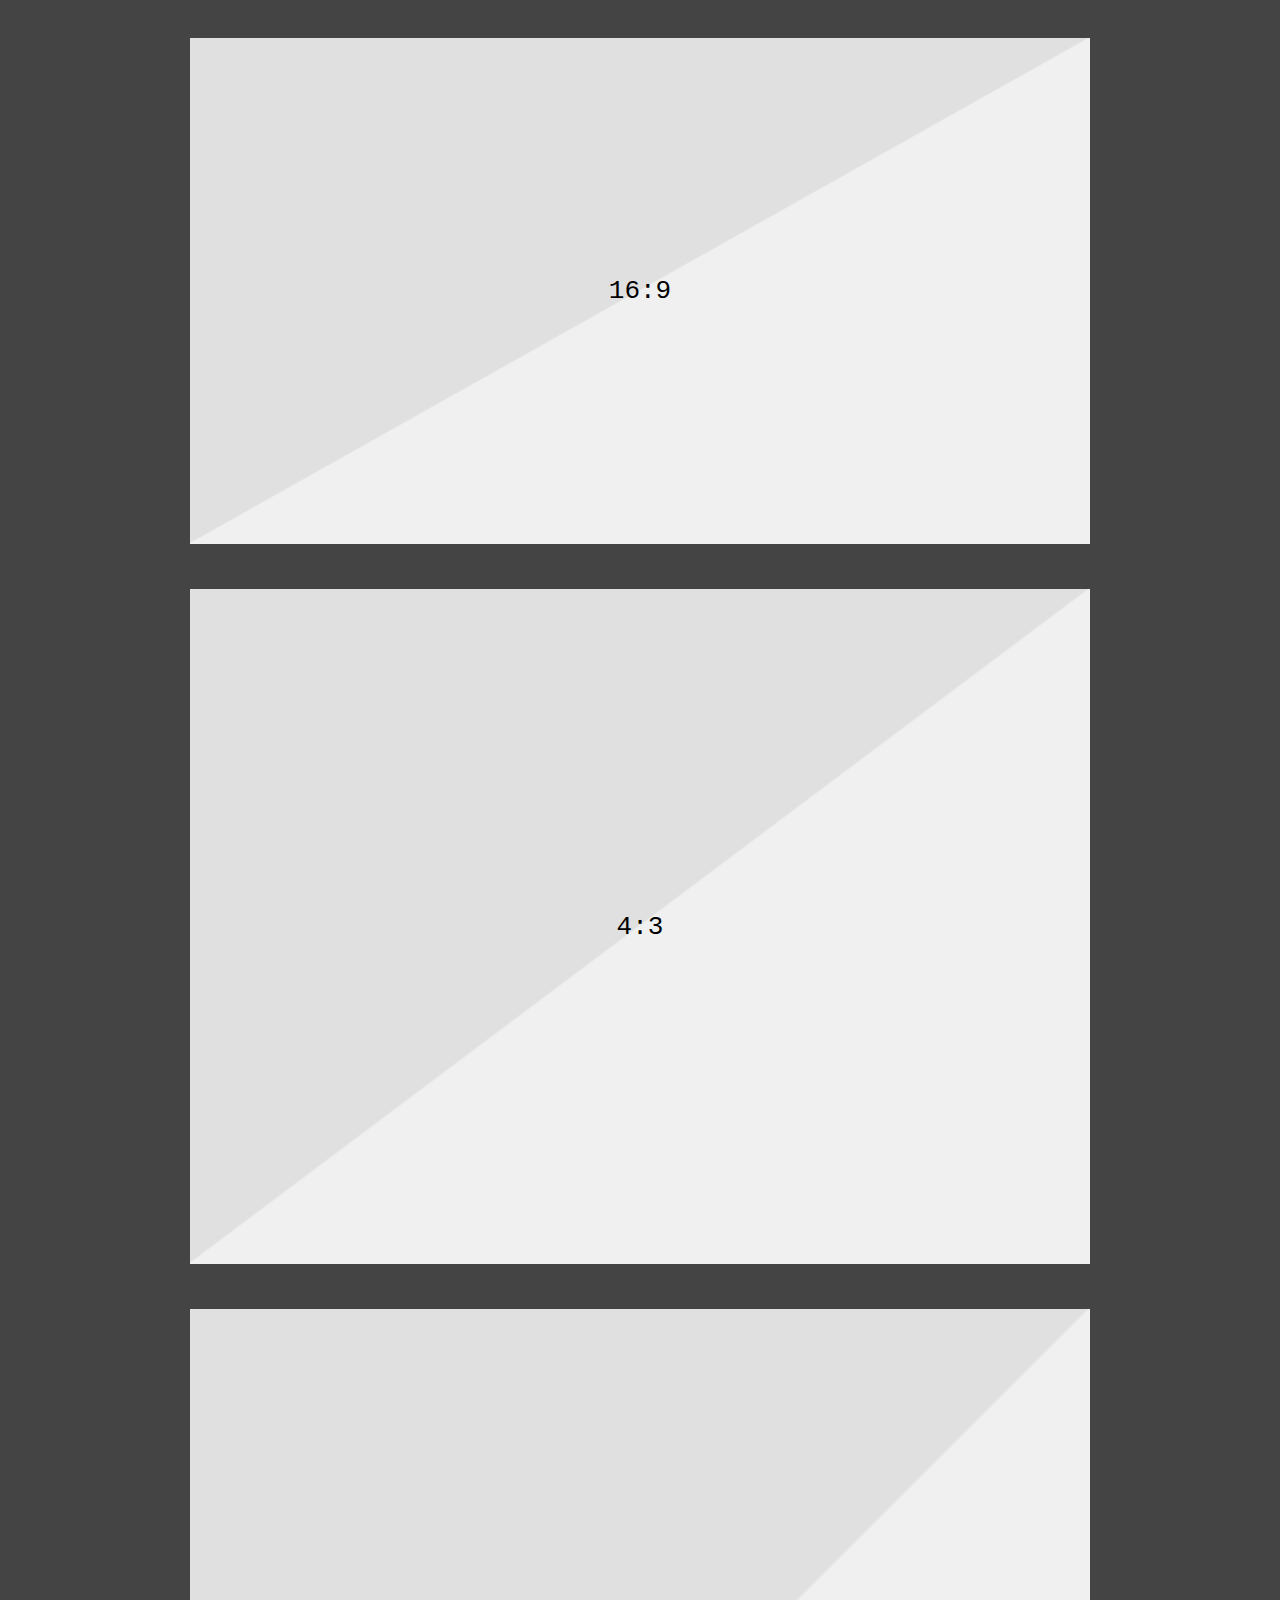
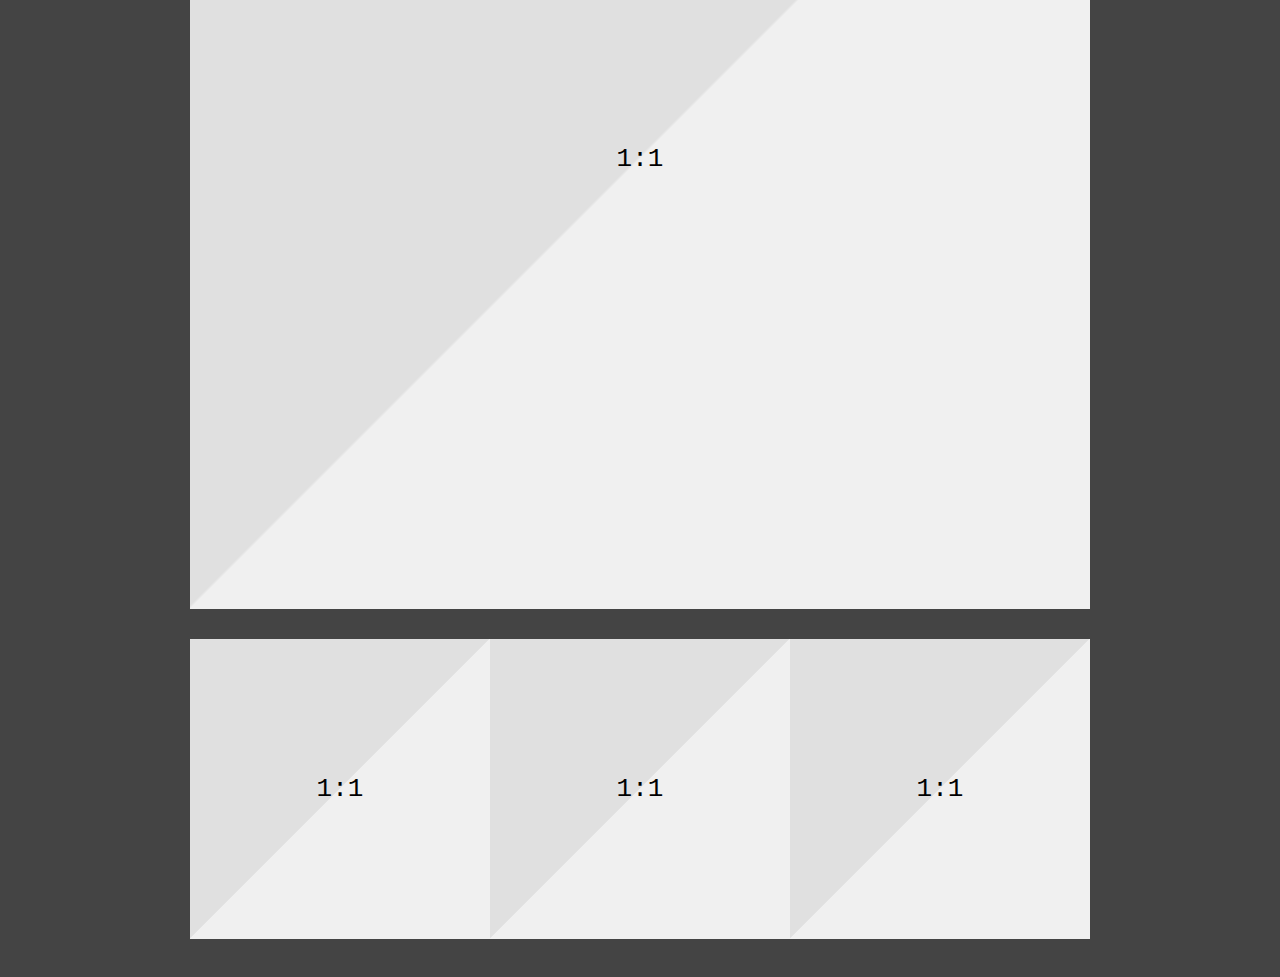
<file: Demo CSS3 mantener el escalado de elementos/index.html>
<!DOCTYPE html>
<html>
	<head>
		<link rel="stylesheet" href="main.css"/>
		<title>miguelandrescaballero.es</title>
	</head>
	<body>
		<div class="box">
		  <div class="aspect-16-9">16:9</div>
		</div>

		<div class="box">
		  <div class="aspect-4-3">4:3</div>
		</div>

		<div class="box">
		  <div class="aspect-1-1">1:1</div>
		</div>

		<div class="boxes-grid">
		  <div class="box">
			<div class="aspect-1-1">1:1</div>
			<div class="aspect-1-1">1:1</div>
			<div class="aspect-1-1">1:1</div>
		  </div>
		</div>
	</body>
</html>
</file>
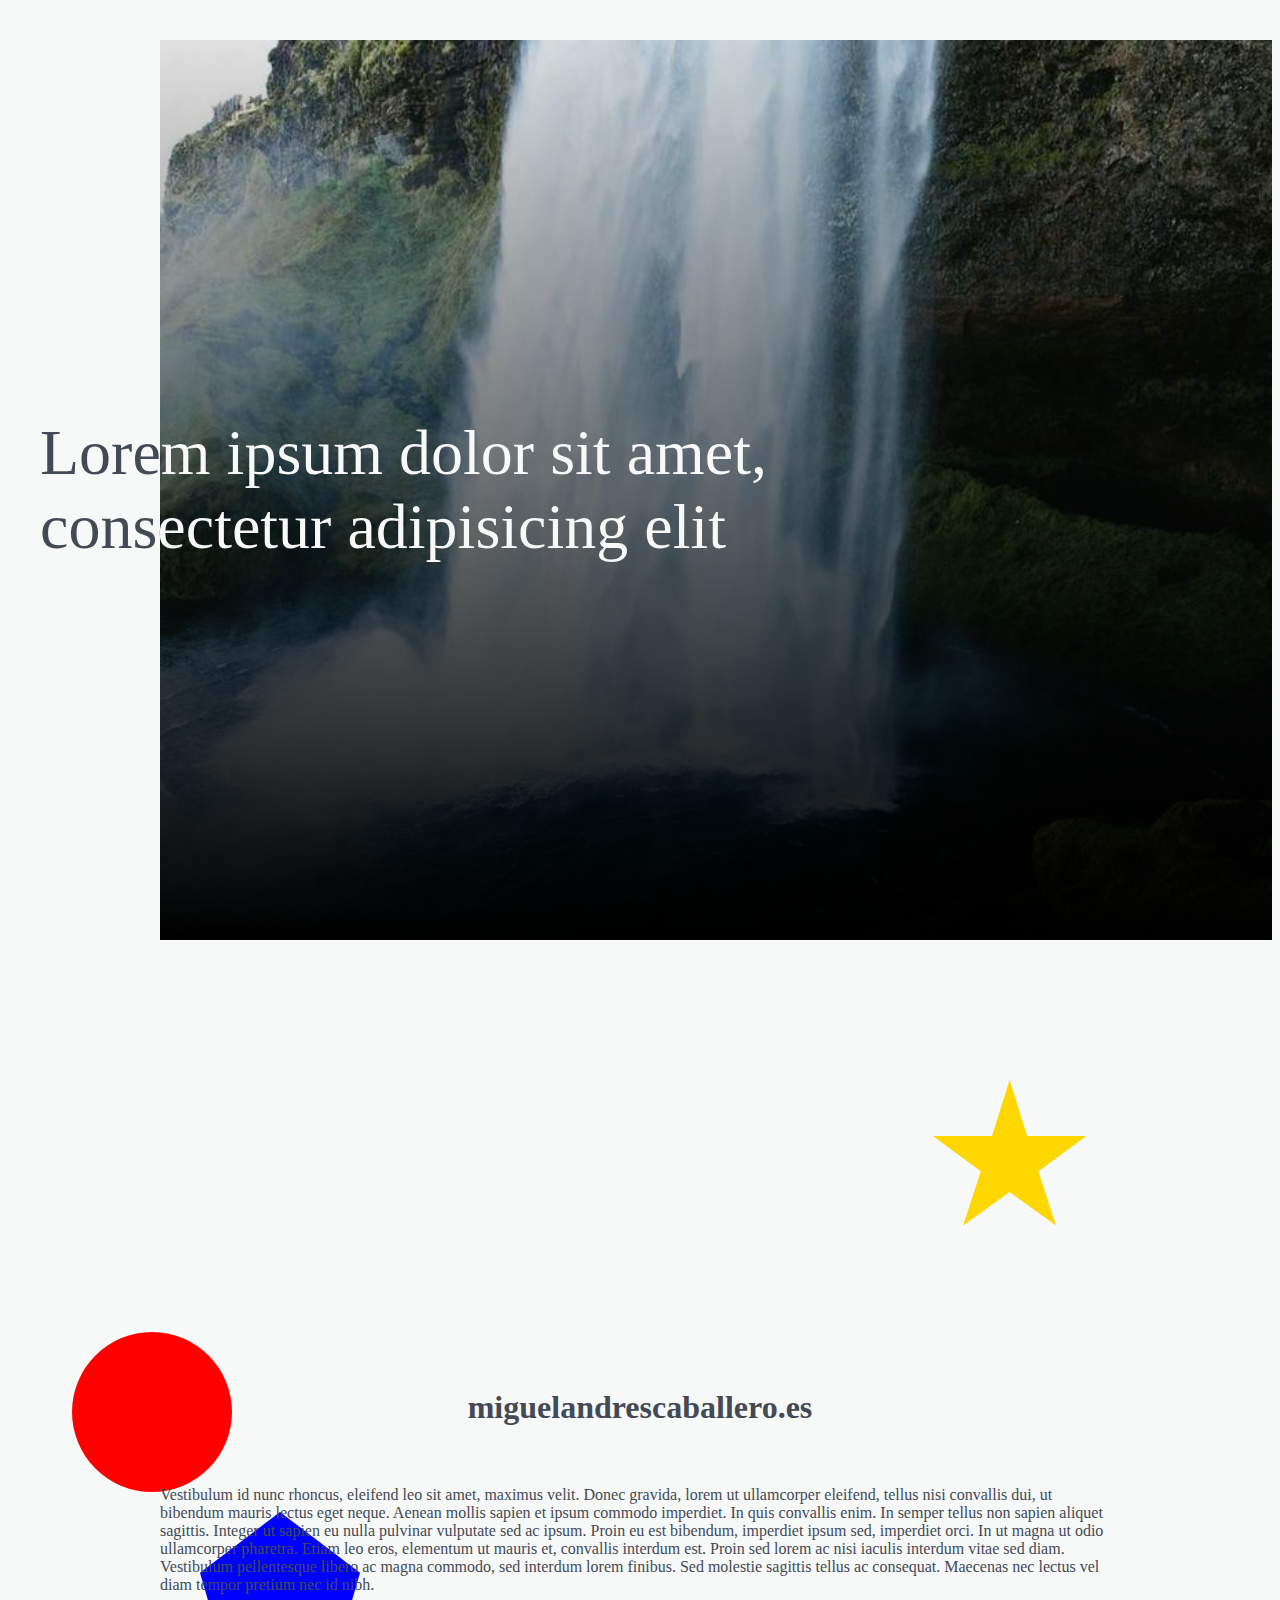
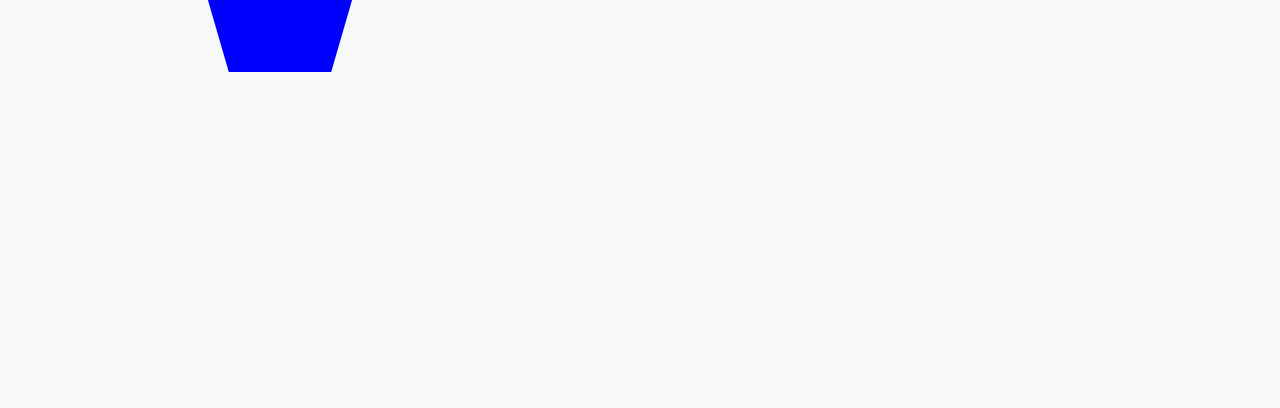
<file: Efecto Parallax/index.html>
<!DOCTYPE html>
<html>
	<head>
		<link rel="stylesheet" href="main.css"/>
		<script type="text/javascript" src="main.js"></script>
		<title>miguelandrescaballero.es</title>
	</head>
	<body>
		<header>
			<h1>Lorem ipsum dolor sit amet,<br />consectetur adipisicing elit</h1>
			<div class="image">
				<img class="visual" src="img/img.jpg" alt="" width="1200" height="800" decoding="async" fetchpriority="high" />
			</div>
		</header>
		<div class="decorations" aria-hidden="true">
			<div></div>
			<div></div>
			<div></div>
		</div>
		<section>
			<h2>miguelandrescaballero.es</h2>
			<p>Vestibulum id nunc rhoncus, eleifend leo sit amet, maximus velit. Donec gravida, lorem ut ullamcorper eleifend, tellus nisi convallis dui, ut bibendum mauris lectus eget neque. Aenean mollis sapien et ipsum commodo imperdiet. In quis convallis enim. In semper tellus non sapien aliquet sagittis. Integer ut sapien eu nulla pulvinar vulputate sed ac ipsum. Proin eu est bibendum, imperdiet ipsum sed, imperdiet orci. In ut magna ut odio ullamcorper pharetra. Etiam leo eros, elementum ut mauris et, convallis interdum est. Proin sed lorem ac nisi iaculis interdum vitae sed diam. Vestibulum pellentesque libero ac magna commodo, sed interdum lorem finibus. Sed molestie sagittis tellus ac consequat. Maecenas nec lectus vel diam tempor pretium nec id nibh.</p>
		</section>
	</body>
</html>
</file>
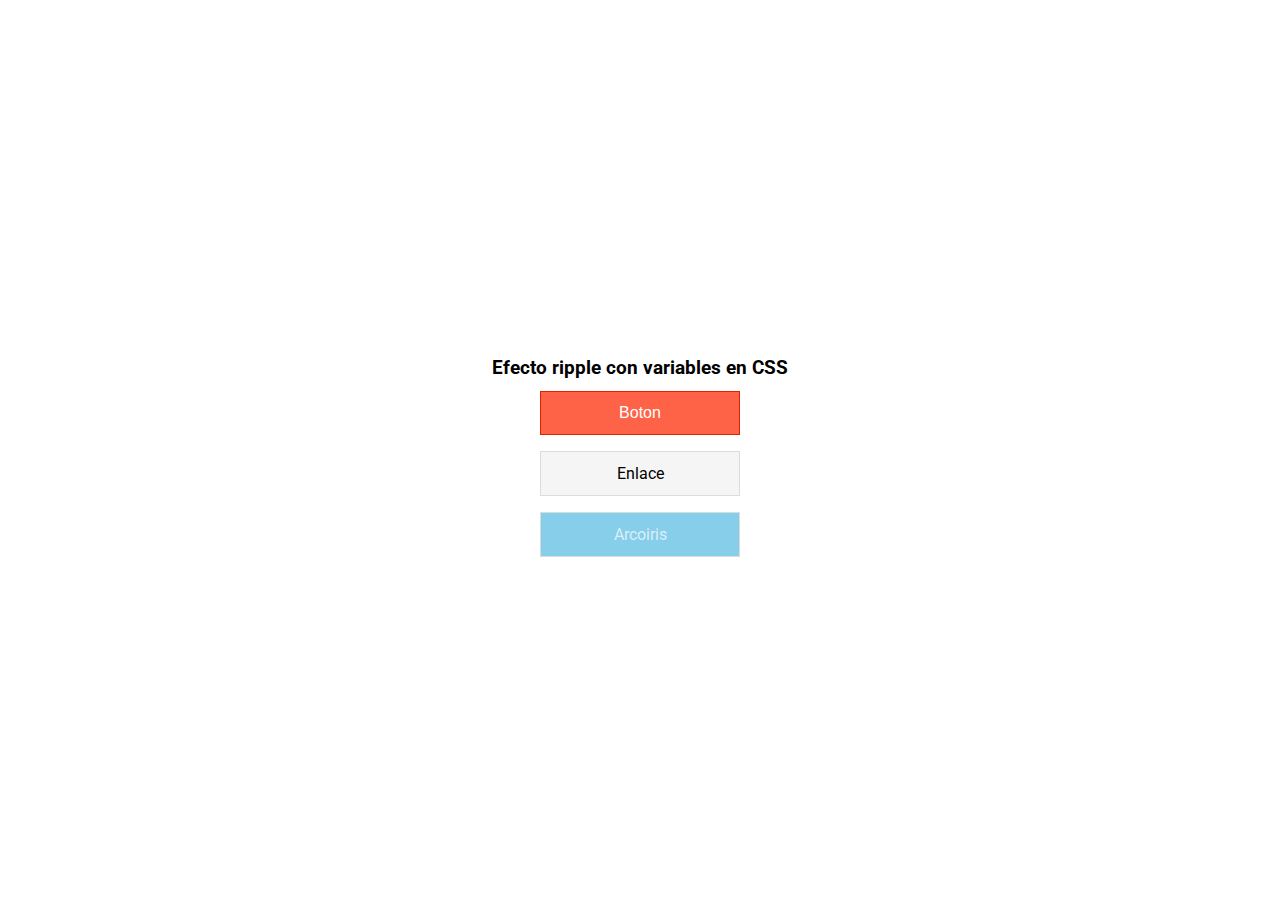
<file: Efecto ripple en CSS/index.html>
<!DOCTYPE html>
<html>
	<head>
		<link rel="stylesheet" href="main.css"/>
		<title>miguelandrescaballero.es</title>
		<meta charset="UTF-8">
		<meta name="viewport" content="width=device-width, initial-scale=1">
	</head>
	<body>
		<h1>Efecto ripple con variables en CSS</h1>
		<span>
		<button anim="ripple">Boton</button>
		<a href="#" anim="ripple">Enlace</a>
		<a class="rainbow" href="#" anim="ripple">Arcoiris</a>
	</body>
	<script type="text/javascript" src="main.js"></script>
</html>
</file>
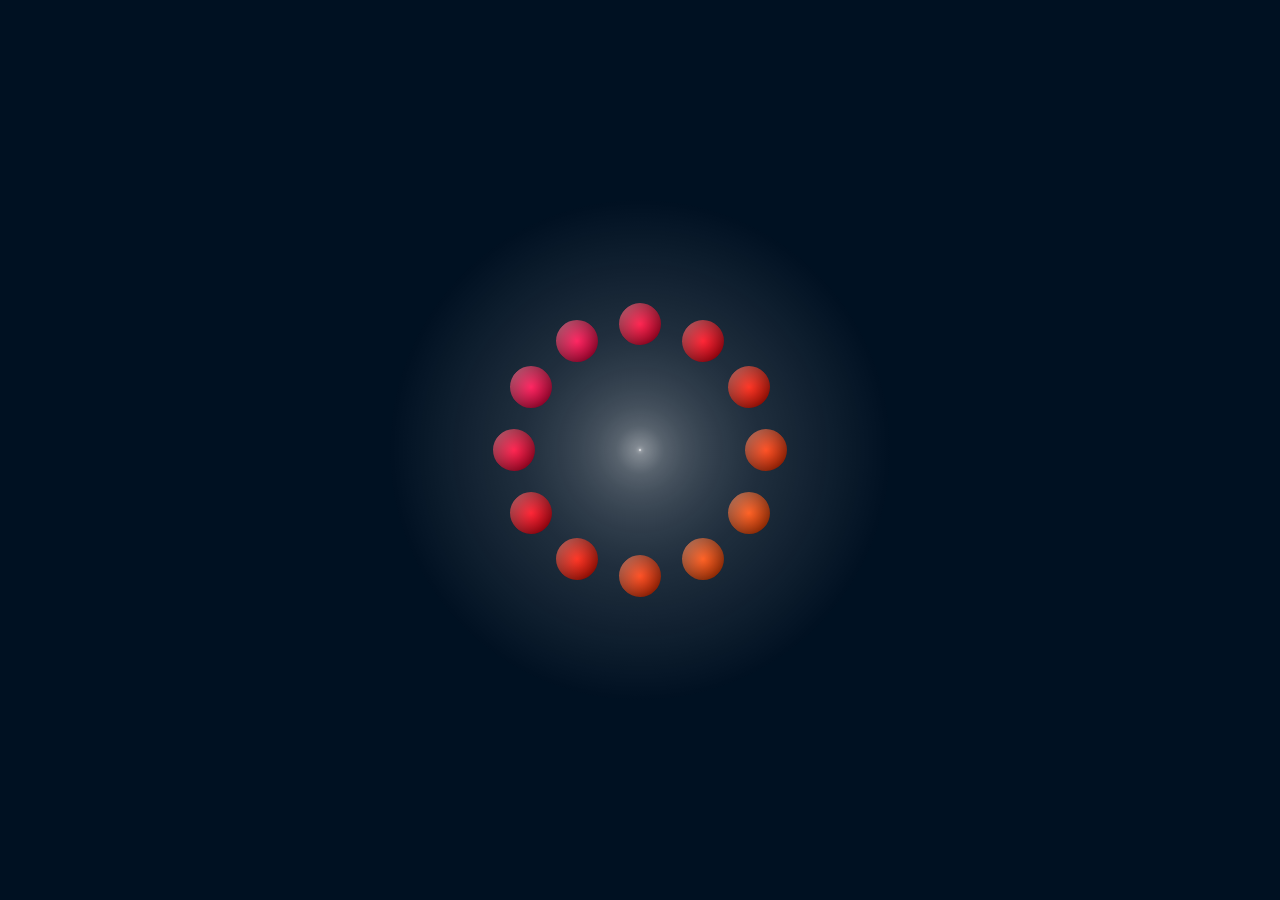
<file: Iluminación y sombras con CSS/index.html>
<!DOCTYPE html>
<html>
	<!-- 
		Fuente: https://codepen.io/amit_sheen/pen/gbbzbeR
		Otra versión: https://codepen.io/amit_sheen/pen/myypOOg
	-->
	<head>
		<link rel="stylesheet" href="main.css"/>
		<title>miguelandrescaballero.es</title>
		<meta charset="UTF-8">
		<meta name="viewport" content="width=device-width, initial-scale=1">
	</head>
	<body>

		<div class="baseLight"></div>
		<div class="shadows">
		  <div class="shadow" style="--i: 0"></div>
		  <div class="shadow" style="--i: 1"></div>
		  <div class="shadow" style="--i: 2"></div>
		  <div class="shadow" style="--i: 3"></div>
		  <div class="shadow" style="--i: 4"></div>
		  <div class="shadow" style="--i: 5"></div>
		  <div class="shadow" style="--i: 6"></div>
		  <div class="shadow" style="--i: 7"></div>
		  <div class="shadow" style="--i: 8"></div>
		  <div class="shadow" style="--i: 9"></div>
		  <div class="shadow" style="--i: 10"></div>
		  <div class="shadow" style="--i: 11"></div>
		</div>
		<div class="balls">
		  <div class="ball" style="--i: 0"></div>
		  <div class="ball" style="--i: 1"></div>
		  <div class="ball" style="--i: 2"></div>
		  <div class="ball" style="--i: 3"></div>
		  <div class="ball" style="--i: 4"></div>
		  <div class="ball" style="--i: 5"></div>
		  <div class="ball" style="--i: 6"></div>
		  <div class="ball" style="--i: 7"></div>
		  <div class="ball" style="--i: 8"></div>
		  <div class="ball" style="--i: 9"></div>
		  <div class="ball" style="--i: 10"></div>
		  <div class="ball" style="--i: 11"></div>
		</div>

	</body>
	<script type="text/javascript" src="main.js"></script>
</html>
</file>
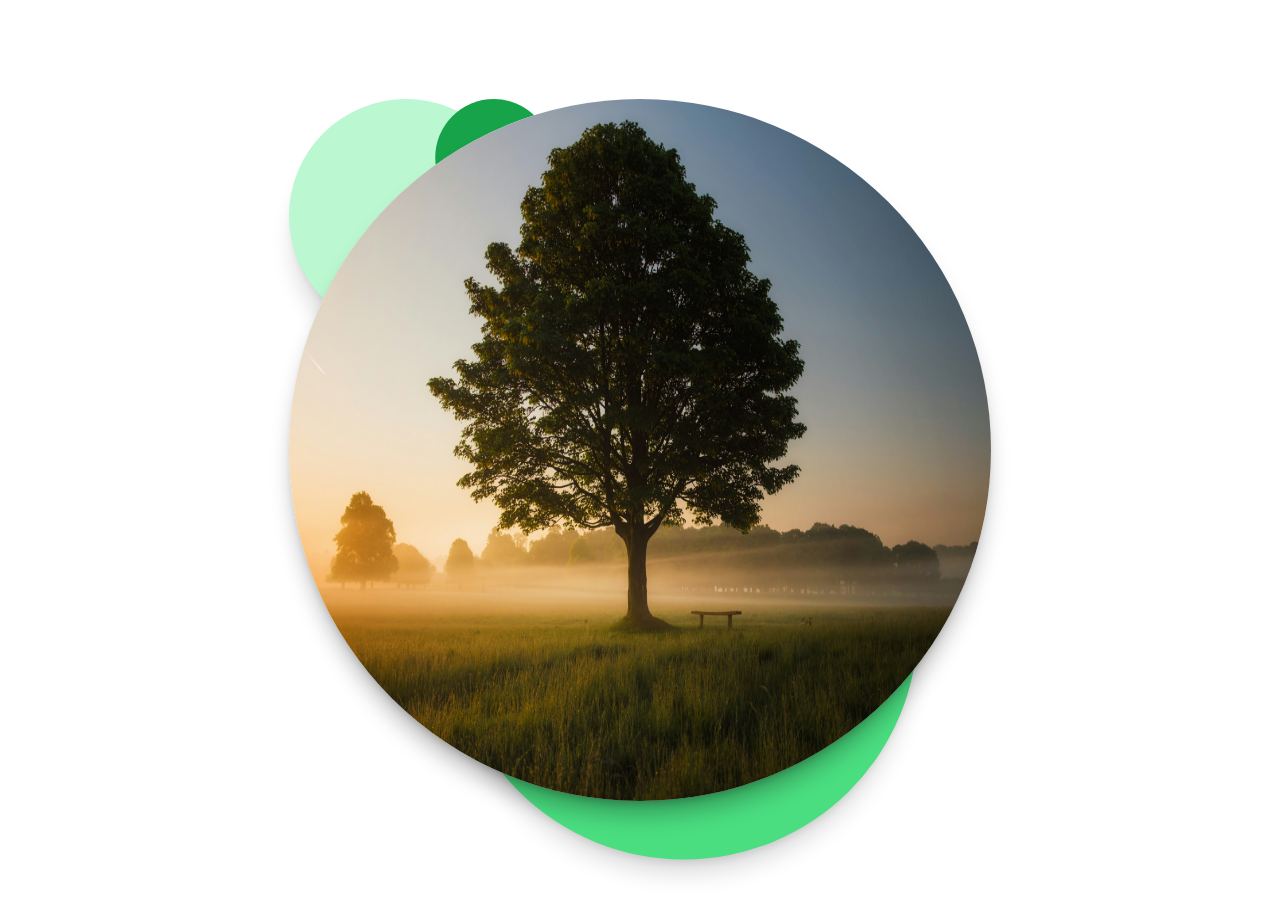
<file: Imagen con sombras y efectos/index.html>
<!DOCTYPE html>
<html>
	<head>
		<link rel="stylesheet" href="main.css"/>
		<title>miguelandrescaballero.es</title>
	</head>
	<body>
		<img src='img/img.jpg' alt='árbol rodeado de niebla de día'/>
	</body>
</html>
</file>
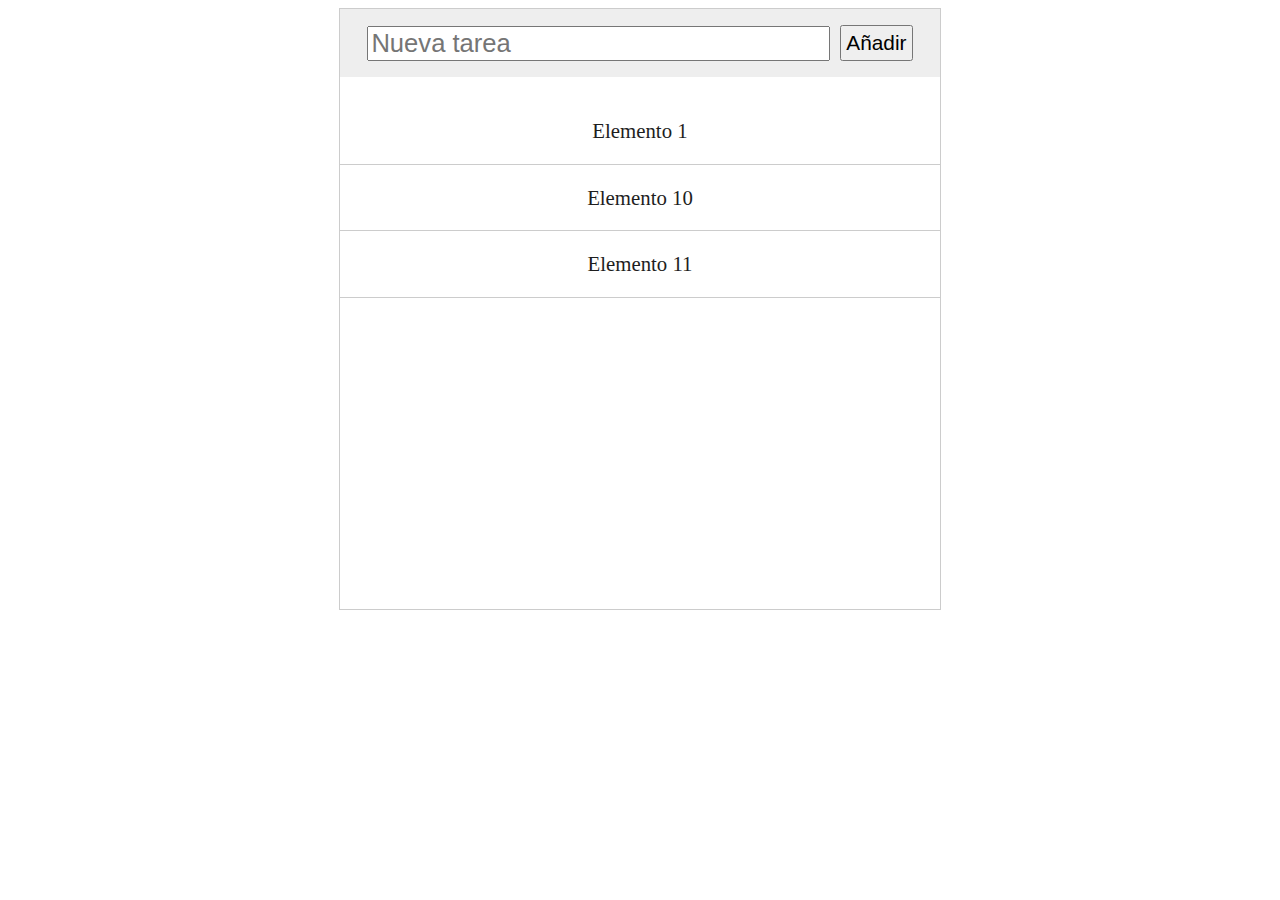
<file: Lista de tareas con input y borrado al pulsar/index.html>
<!DOCTYPE html>
<html>
	<head>
		<link rel="stylesheet" href="main.css"/>
		<title>miguelandrescaballero.es</title>
	</head>
	<body>
		<div id="todo">
			<div class="add-todo">
				<input placeholder="Nueva tarea"/><button>Añadir</button>
			</div>
			<ul class="todos">
			</ul>
		</div>
	</body>
	<script type="text/javascript" src="main.js"></script>
</html>
</file>
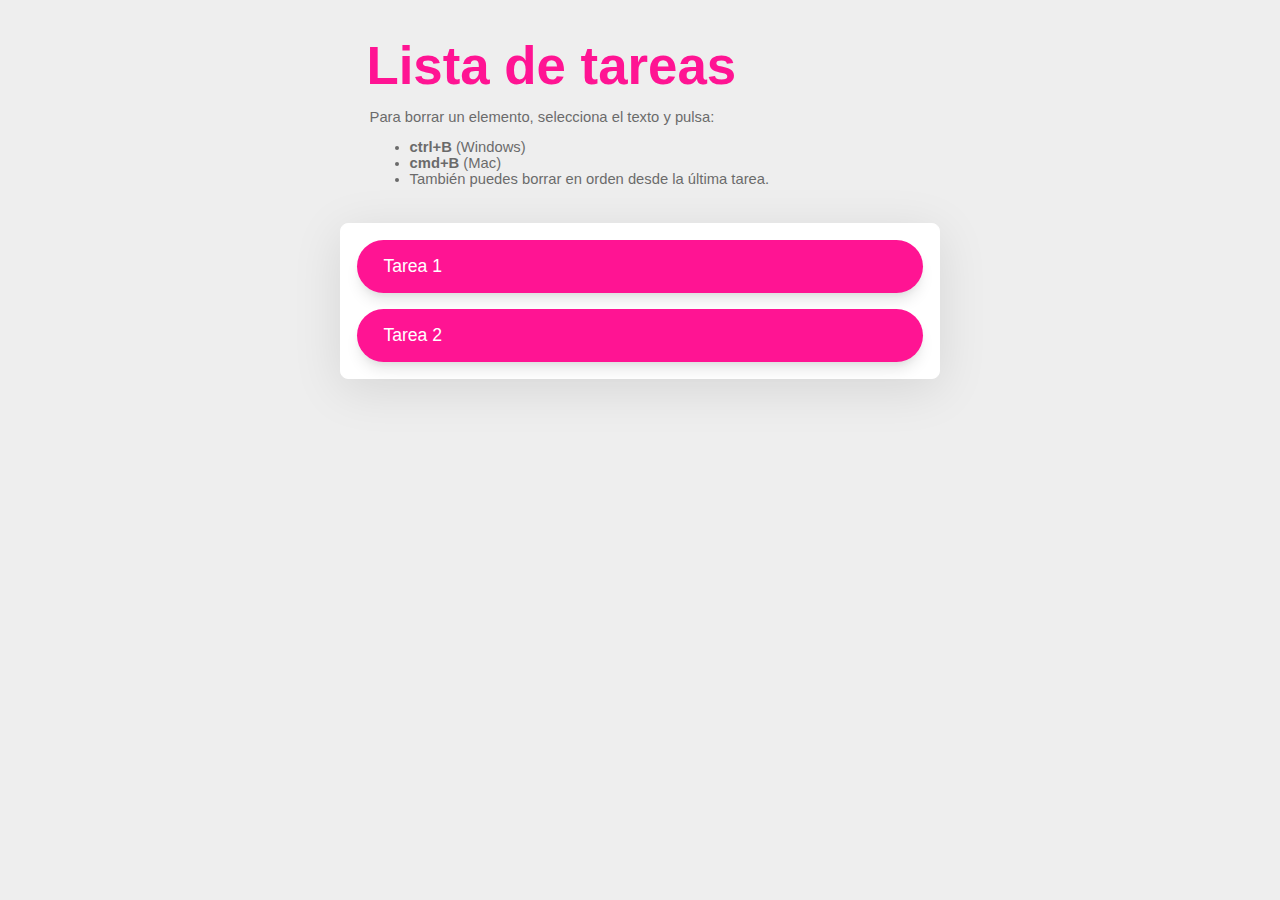
<file: Lista de tareas solo con CSS/index.html>
<!DOCTYPE html>
<html>
	<head>
		<link rel="stylesheet" href="main.css"/>
		<title>miguelandrescaballero.es</title>
	</head>
	<body>
		<h1>Lista de tareas</h1>
		<h2>
			Para borrar un elemento, selecciona el texto y pulsa:
			<ul type=”A”>
				<li><b>ctrl+B</b> (Windows)</li>
				<li><b>cmd+B</b> (Mac)</li>
				<li>También puedes borrar en orden desde la última tarea.</li>
			</ul>
		</h2>
		<br/>
		<div contenteditable>
			<div>Tarea 1</div>
			<div>Tarea 2</div>
		</div>
	</body>
</html>
</file>
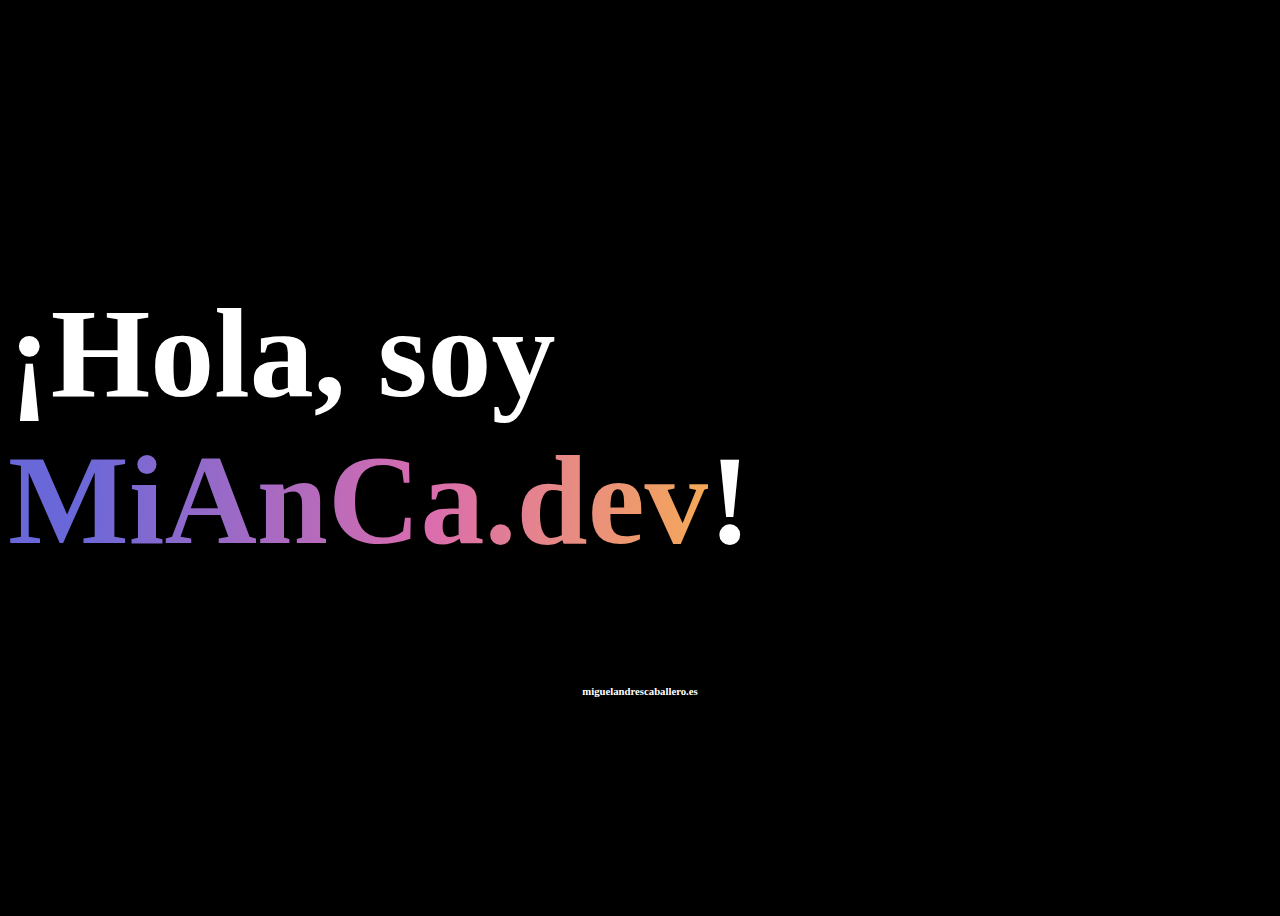
<file: Título responsive con degradado/index.html>
<!DOCTYPE html>
<html>
	<head>
		<link rel="stylesheet" href="main.css"/>
		<title>miguelandrescaballero.es</title>
	</head>
	<body>
		<h1>¡Hola, soy <span class="gradient">MiAnCa.dev</span>!</h1>
		<h6>miguelandrescaballero.es</h6>
	</body>
</html>
</file>
<file: Demo CSS3 mantener el escalado de elementos/main.css>
/* There's a lot of repetitive math and calc() here, it's raw CSS, but you can
do some great SASS/LESS/Stylus/etc functions in order to abstract this, or
at least using variables (i.e. grid's columns number). */

/* You'll also notice that page's scroll messes up the grid's width. Not
too sure on how to deal with this. I'll think something later. */

body {
  font-family: monospace;
  display: flex;
  justify-content: center;
  flex-direction: column;
  background-color: #444;
}

div {
  box-sizing: border-box;
}

.box {
  flex: 1;
  padding: 30px 0px 15px;
  display: flex;
  justify-content: center;
  align-items: center;
  font-size: 2em;
}

.box:last-child {
  padding: 15px 0px 30px;
}

/* Avoid doing this! It's 4am sorry */
.box > div {
  display: flex;
  justify-content: center;
  align-items: center;
  background: linear-gradient(to top left, #f0f0f0 50%, #e0e0e0 50.2%);
}

.aspect-16-9 {
  background-color: #e3e3e3;
  width: 100vmin;
  height: calc((9 * 100vmin) / 16); /* equals to 16:9 a.r. = height: 56.25vmin; */
}

.aspect-4-3 {
  background-color: #e3e3e3;
  width: 100vmin;
  height: calc((3 * 100vmin) / 4); /* equals to 4:3 a.r. = height: 75vmin; */
}

/* Square! Obviously there's no reason to use calc here but you get the point! */
.aspect-1-1 {
  background-color: #e3e3e3;
  width: 100vmin;
  height: calc((1 * 100vmin) / 1); /* equals to 1:1 a.r. = height: 100vmin; */
}

.boxes-grid {
  display: flex;
  justify-content: space-between;
  width: 100%;
}

.boxes-grid .aspect-1-1 {
  background-color: #e3e3e3;
  width: calc((100vmin / 3));
  height: calc(((1 * 100vmin) / 1) / 3); /* equals to 1:1 a.r. = height: 100vmin; */
}
</file>
<file: Efecto Parallax/main.css>
.visual {
  --_translate: 200px;

  inline-size: 100%;
  block-size: calc(100% + var(--_translate));
  object-fit: cover;
  animation: parallax linear both;
  animation-timeline: scroll(root);
}

.decorations {
  position: relative;
  z-index: -1;
}

.decorations > * {
  position: absolute;
  inset-block-start: calc(var(--_offset-y) * 1dvb);
  inset-inline-start: calc(var(--_offset-x) * 1dvi);
  clip-path: var(--_shape);
  inline-size: max(calc(160 * var(--fluid-ratio)), 80px);
  aspect-ratio: 1;
  background-color: var(--_accent);
  animation: parallax linear both;
  animation-timeline: scroll(root);
}

.decorations > :nth-child(1) {
  --_translate: -100px;
  --_accent: red;
  --_offset-x: 5;
  --_offset-y: 40;
  --_shape: circle(50% at 50% 50%);
}

.decorations > :nth-child(2) {
  --_translate: 100px;
  --_accent: gold;
  --_offset-x: 72;
  --_offset-y: 12;
  --_shape: polygon(
    50% 0%,
    61% 35%,
    98% 35%,
    68% 57%,
    79% 91%,
    50% 70%,
    21% 91%,
    32% 57%,
    2% 35%,
    39% 35%
  );
}

.decorations > :nth-child(3) {
  --_translate: -200px;
  --_accent: blue;
  --_offset-x: 15;
  --_offset-y: 60;
  --_shape: polygon(50% 0%, 100% 38%, 82% 100%, 18% 100%, 0% 38%);
}

@keyframes parallax {
  from {
    translate: 0 calc(var(--_translate) * -1) 0;
  }

  to {
    translate: 0 var(--_translate) 0;
  }
}

:root {
  --color-light: #f7f8f8;
  --color-dark: #434a56;
  --layout-width: 1280;
  --fluid-ratio: calc(1 / var(--layout-width) * 100dvi);

  background-color: var(--color-light);
  color: var(--color-dark);
}

header {
  --_text-safe-area: calc(120 * var(--fluid-ratio));
  --_padding: max(calc(32 * var(--fluid-ratio)), 32px);

  display: block grid;
  grid-template-columns:
    var(--_padding) [text-start] var(--_text-safe-area)
    [image-start] 1fr [image-end text-end];
  block-size: max(100svb, 480px);
  padding-block: var(--_padding);

  &::after {
    content: "";

    grid-column: image;
    grid-row: 1;
    background-image: linear-gradient(rgb(0 0 0 / 10%), rgb(0 0 0));
  }
}

header > * {
  grid-row: 1;
}

h1 {
  z-index: 1;
  grid-column: text;
  align-self: center;
  background-image: linear-gradient(
    90deg,
    var(--color-dark) 0% var(--_text-safe-area),
    var(--color-light) var(--_text-safe-area) 100%
  );
  background-clip: text;
  color: transparent;
  font-family: Cinzel, serif;
  font-size: clamp(1.25rem, 0.071rem + 5.24cqi, 4rem);
  font-weight: 400;
}

.image {
  contain: strict;
  z-index: -1;
  grid-column: image;
}

section {
  display: block grid;
  row-gap: 1rlh;
  align-content: center;
  min-block-size: 100svb;
  padding-block: 64px;
  padding-inline: max(5svi, 20px);
}

h2 {
  font-size: clamp(1rem, 0.636rem + 1.82dvi, 2rem);
  text-align: center;
  text-wrap: balance;
}

p {
  max-inline-size: 60rem;
  margin-inline: auto;
}
</file>
<file: Efecto ripple en CSS/main.css>
@import url("https://fonts.googleapis.com/css?family=Roboto:400,400i,700");
[anim=ripple] {
  position: relative;
  overflow: hidden;
}
[anim=ripple]:before {
  content: "";
  position: absolute;
  display: block;
  background: var(--ripple-background, white);
  border-radius: 50%;
  pointer-events: none;
  top: calc(var(--y) * 1px);
  left: calc(var(--x) * 1px);
  width: calc(var(--d) * 1px);
  height: calc(var(--d) * 1px);
  opacity: calc(var(--o, 1) * var(--ripple-opacity, 0.3));
  transition: calc(var(--t, 0) * var(--ripple-duration, 600ms)) var(--ripple-easing, linear);
  transform: translate(-50%, -50%) scale(var(--s, 1));
  transform-origin: center;
}

button {
  --ripple-background: white;
  --ripple-opacity: 0.3;
  --ripple-duration: 600ms;
  border: 1px solid #e02200;
  border-radius: 0;
  padding: 0.75em 3em;
  font-size: 1em;
  outline: none;
  display: block;
  background: tomato;
  color: white;
  -webkit-tap-highlight-color: rgba(0, 0, 0, 0);
  min-width: 200px;
  text-align: center;
  cursor: pointer;
  -webkit-user-select: none;
     -moz-user-select: none;
      -ms-user-select: none;
          user-select: none;
}

a {
  --ripple-background: black;
  --ripple-opacity: 0.1;
  --ripple-duration: 600ms;
  display: block;
  margin-top: 1em;
  padding: 0.75em 3em;
  background: whitesmoke;
  color: black;
  text-decoration: none;
  border: 1px solid gainsboro;
  min-width: 200px;
  text-align: center;
  -webkit-tap-highlight-color: rgba(0, 0, 0, 0);
  transition: background-color 300ms;
}
a:hover {
  background-color: #ededed;
}

.rainbow {
  --ripple-opacity: 1;
  --ripple-background: radial-gradient(circle at center, rebeccapurple, dodgerblue, olive, gold, orange, tomato);
  --ripple-duration: 2000ms;
  --ripple-easing: cubic-bezier(0, .5, .5, 1);
  background-color: skyblue;
  color: rgba(255, 255, 255, 0.7);
  transition: background-color 300ms, color 300ms;
}
.rainbow:hover {
  background-color: #5bbce4;
  color: white;
}

html {
  box-sizing: border-box;
}

*, *::before, *::after {
  box-sizing: inherit;
}

html, body {
  height: 100%;
  font-family: Roboto, sans-serif;
}

body {
  margin: 0;
  display: flex;
  flex-direction: column;
  justify-content: center;
  align-items: center;
}

h1 {
  font-size: 1.2em;
}
</file>
<file: Iluminación y sombras con CSS/main.css>
* {
  box-sizing: border-box;
  margin: 0;
  padding: 0;
}

body {
  background-color: #012;
}

:root {
  --ball-size: 42;
  --impect-radius: 192;
}

.baseLight {
  position: fixed;
  inset: calc(50% - (var(--ball-size) * 6px));
  background-image: radial-gradient(closest-side, #fff, 2%, transparent);
  transform: translate(calc(var(--mx) * 1px), calc(var(--my) * 1px));
}

.shadows, .balls {
  position: fixed;
  inset: 50%;

  div {
    position: absolute;

    --x: calc(cos(var(--i) / 6 * pi) * 3);
    --y: calc(sin(var(--i) / 6 * pi) * 3);
    --hue: calc((var(--x) + var(--y)) * 4);

    --dx: calc(var(--x) * var(--ball-size) - var(--mx, -9999));
    --dy: calc(var(--y) * var(--ball-size) - var(--my, -9999));
    --dist: calc(sqrt(var(--dx) * var(--dx) + var(--dy) * var(--dy)));
    --dist-factor: calc((var(--impect-radius) - min(var(--dist), var(--impect-radius))) / var(--impect-radius));
    --angle: atan2(var(--dy), var(--dx));

    --_translate: calc(var(--dist-factor) * var(--ball-size) * 1px);
  }
}

.shadow {
  left: calc(var(--x) * var(--ball-size) * 1px);
  top: calc((var(--y) - 0.5) * var(--ball-size) * 1px);
  width: calc(var(--ball-size) * 2px);
  height: calc(var(--ball-size) * 1px);
  transform-origin: left;
  background-image: linear-gradient(to right, #000, transparent);
  opacity: var(--dist-factor, 0);
  transform:
    rotate(var(--angle))
    translate(var(--_translate))
    perspective(calc(var(--ball-size) * 2px))
    rotateY(calc(var(--dist-factor) * -50deg - 20deg));
}

.ball {
  --_bpx1: calc(var(--dist-factor) * 100% - 100%);
  --_bpx2: calc(var(--dist-factor) * -100% + 50%);

  left: calc((var(--x) - 0.5) * var(--ball-size) * 1px);
  top: calc((var(--y) - 0.5) * var(--ball-size) * 1px);
  width: calc(var(--ball-size) * 1px);
  aspect-ratio: 1;
  border-radius: 50%;
  background-color: hsl(var(--hue), 100%, 50%);
  background-image:
    radial-gradient(circle at var(--_bpx1, -100%) 50%, #fff, 25%, transparent),
    radial-gradient(circle at var(--_bpx2, 50%) 50%, transparent, #000a 100%);
  background-repeat: no-repeat;
  transform: rotate(var(--angle)) translate(var(--_translate));

  &::before, &::after {
    content: '';
    position: absolute;
    inset: calc(var(--ball-size) * 0.3px);
    background-color: #fff;
    border-radius: 50%;
    background-image:
      radial-gradient(closest-side, transparent 50%, #000),
      radial-gradient(circle at 30% 50%, #000 35%, transparent 40%);
    transform:
      rotate(calc(var(--angle) * -1))
      translate(calc(var(--ball-size) * var(--_tx, -0.2px)), calc(var(--ball-size) * -0.1px))
      scaleY(var(--dist-factor, 0))
      rotate(var(--angle));
  }

  &::after {
    --_tx: 0.2px;
  }
}
</file>
<file: Imagen con sombras y efectos/main.css>
html, body { display: grid }

html { min-height: 100% }

img {
	place-self: center;
	width: 48em;
	aspect-ratio: 1;
	border-radius: 50%;
	box-shadow: 
		0 1.25em 1.5em -.25em #0004, 
		0 .5em .625em -.375em #0004,
		
		3em 12em 0 -8em #4ade80, 
		3em 13.25em 1.5em -8.25em #0002, 
		3em 12.5em .625em -8.375em #0002,
		
		-10em -20em 0 -20em #16a34a, 		
		-16em -16em 0 -16em #bbf7d0, 
		-16em -14.25em 1.5em -16.25em #0002, 
		-16em -15.5em .625em -16.375em #0002;
	
	font-size: clamp(.25em, 1.625vmin, 3em)
}
</file>
<file: Lista de tareas con input y borrado al pulsar/main.css>
#todo {
  margin: 0 auto;
  max-width: 600px;
  min-height: 600px;
  border: 1px solid #ccc;
}

#todo .add-todo {
  padding: 1em;
  background: #eee;
  text-align: center;
}

#todo .add-todo input {
  min-width: 80%;
  font-size: 1.6em;
  vertical-align: middle;
}

#todo .add-todo button {
  font-size: 1.3em;
  padding: .2em;
  vertical-align: middle;
  margin: 0 0 0 .5em;
}

#todo .todos {
  font-size: 1.3em;
  list-style: none;
  padding: 0;
}

#todo .todos li {
  padding: 1em;
  border-bottom: 1px solid #ccc;
  cursor: pointer;
  text-align: center;
  color: #1e1e1e;
}

#todo .todos li:hover {
  color: red;
}
</file>
<file: Lista de tareas solo con CSS/main.css>
body {
  font-family: sans-serif;
  font-family: "Quicksand", sans-serif;
  color: #333;
  text-indent: 1.5em;
  font-size: 1.1em;
  background-color: #eee;
  width: 96vw;
  max-width: 600px;
  margin: 0 auto;
}
h2 {
  padding: 0 2em;
  text-indent: 0;
  opacity: 0.7;
  font-size: 0.84em;
  font-weight: normal;
}
span b {
  color: #000;
}
h1 {
  font-size: 3em;
  margin-bottom: 0.2em;
  color: deeppink;
}
div {
  background-color: #fff;
  border: 1px solid #fff;
  border-radius: 8px;
  box-shadow: rgba(0, 0, 0, 0.1) 0px 10px 50px;
}
div:focus {
  outline: none;
}
div div {
  position: relative;
  background-color: deeppink;
  color: #fff;
  margin: 16px;
  border-radius: 999px;
  line-height: 3em;
  border: none;
  box-shadow: rgba(0, 0, 0, 0.1) 0px 10px 15px -3px,
    rgba(0, 0, 0, 0.05) 0px 4px 6px -2px;
}
div b {
  text-decoration: line-through;
  font-weight: normal;
  display: none;
}
</file>
<file: Título responsive con degradado/main.css>
html,
body {
	box-sizing: border-box;
	min-height: 100vh;
	display: flex;
	align-content: center;
	justify-content: center;
	align-items: center;
	background-color: black;
	flex-direction: column;
}

h1, 
.gradient {
	font-size: clamp(2rem, 10vw, 8rem);
}

h1 {
	color: #ffffff;
}

.gradient {
	background-image: linear-gradient(92deg, #6a68d9 10%, #da6cae 60%, #f5a957);
	-webkit-text-fill-color: #0000;
	-webkit-background-clip: text;
}

h6 {
	color: #ffffff;
}
</file>
